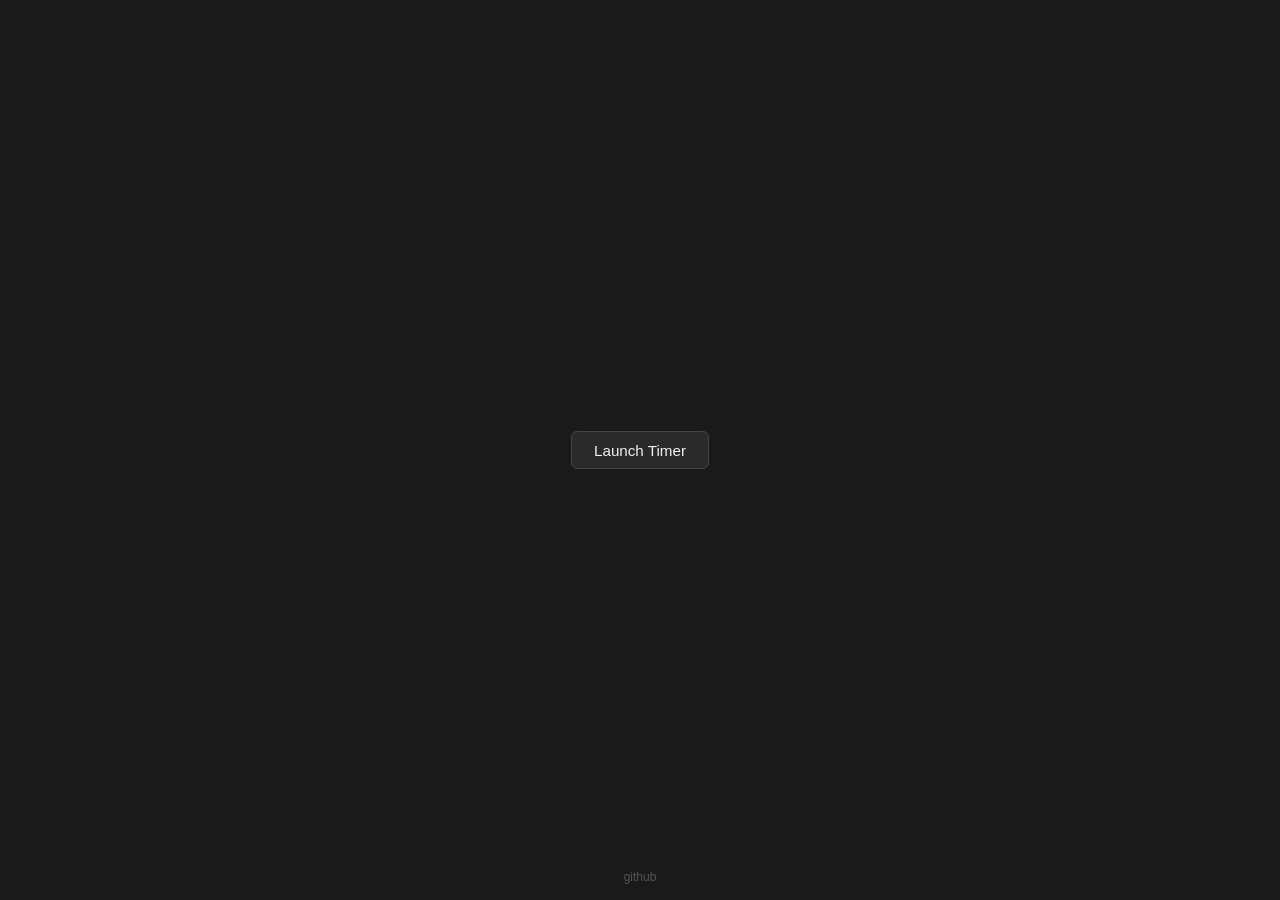
<file: index.html>
<!DOCTYPE html>
<html lang="en">
<head>
  <meta charset="UTF-8">
  <meta name="viewport" content="width=device-width, initial-scale=1.0">
  <meta name="theme-color" content="#c0392b">
  <title>pt</title>
  <link rel="stylesheet" href="style.css">
  <link rel="icon" href="icon-192.png" type="image/png">
</head>
<body>
  <div id="app">
    <button id="btn-launch">Launch Timer</button>
  </div>
  <a id="repo-link" href="https://github.com/jcrigby/pt">github</a>
  <script>
    document.getElementById('btn-launch').addEventListener('click', function () {
      var w = window.open('timer.html', 'pt', 'popup,width=300,height=420');
      if (!w || w.closed) {
        location.href = 'timer.html';
      }
    });
  </script>
</body>
</html>
</file>
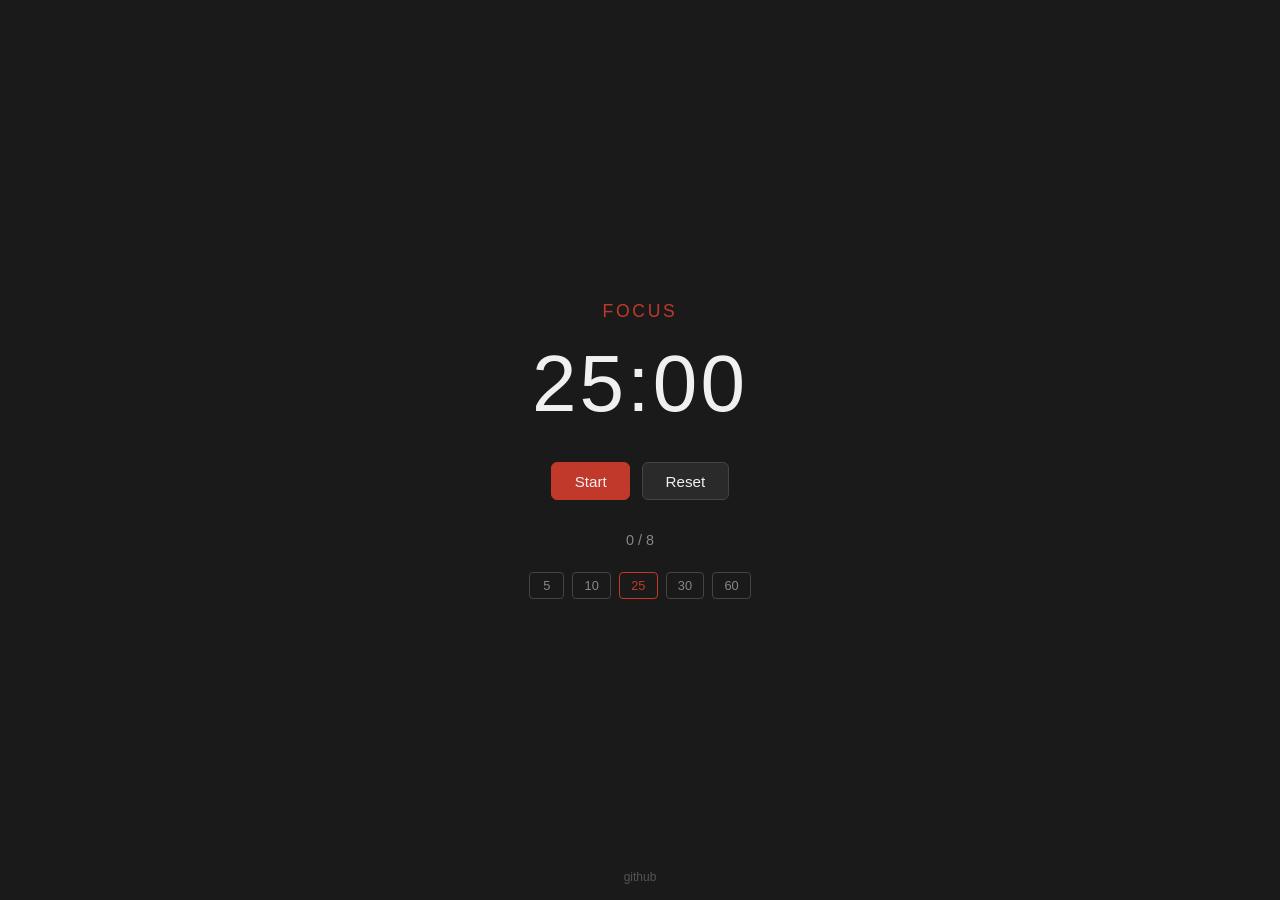
<file: timer.html>
<!DOCTYPE html>
<html lang="en">
<head>
  <meta charset="UTF-8">
  <meta name="viewport" content="width=device-width, initial-scale=1.0">
  <meta name="theme-color" content="#c0392b">
  <title>pt</title>
  <link rel="stylesheet" href="style.css">
  <link rel="manifest" href="manifest.json">
  <link rel="icon" href="icon-192.png" type="image/png">
</head>
<body>
  <div id="app">
    <div id="mode-label">Focus</div>
    <div id="timer">25:00</div>
    <div id="controls">
      <button id="btn-start">Start</button>
      <button id="btn-pause" hidden>Pause</button>
      <button id="btn-reset">Reset</button>
    </div>
    <div id="sessions">0 / 8</div>
    <div id="presets">
      <button class="preset" data-minutes="5">5</button>
      <button class="preset" data-minutes="10">10</button>
      <button class="preset active" data-minutes="25">25</button>
      <button class="preset" data-minutes="30">30</button>
      <button class="preset" data-minutes="60">60</button>
    </div>
  </div>
  <a id="repo-link" href="https://github.com/jcrigby/pt">github</a>
  <script src="app.js"></script>
</body>
</html>
</file>
<file: style.css>
* {
  margin: 0;
  padding: 0;
  box-sizing: border-box;
}

body {
  background: #1a1a1a;
  color: #f0f0f0;
  font-family: -apple-system, BlinkMacSystemFont, 'Segoe UI', Helvetica, Arial, sans-serif;
  display: flex;
  justify-content: center;
  align-items: center;
  height: 100vh;
  user-select: none;
}

#app {
  text-align: center;
  width: 260px;
}

#mode-label {
  font-size: 1.1rem;
  text-transform: uppercase;
  letter-spacing: 0.15em;
  color: #c0392b;
  margin-bottom: 1rem;
}

#timer {
  font-size: 5rem;
  font-weight: 200;
  font-variant-numeric: tabular-nums;
  letter-spacing: 0.04em;
  margin-bottom: 2rem;
}

#controls {
  display: flex;
  justify-content: center;
  gap: 0.75rem;
  margin-bottom: 2rem;
}

button {
  background: #2a2a2a;
  color: #f0f0f0;
  border: 1px solid #444;
  border-radius: 6px;
  padding: 0.6rem 1.4rem;
  font-size: 0.95rem;
  cursor: pointer;
  transition: background 0.15s;
}

button:hover {
  background: #383838;
}

button:active {
  background: #444;
}

#btn-start {
  background: #c0392b;
  border-color: #c0392b;
}

#btn-start:hover {
  background: #e74c3c;
  border-color: #e74c3c;
}

#sessions {
  font-size: 0.9rem;
  color: #888;
}

#presets {
  display: flex;
  justify-content: center;
  gap: 0.5rem;
  margin-top: 1.5rem;
}

.preset {
  background: transparent;
  border: 1px solid #444;
  color: #888;
  padding: 0.3rem 0.7rem;
  font-size: 0.8rem;
  border-radius: 4px;
  min-width: 2.2rem;
}

.preset:hover {
  color: #f0f0f0;
  border-color: #888;
  background: transparent;
}

.preset.active {
  color: #c0392b;
  border-color: #c0392b;
}

#repo-link {
  position: fixed;
  bottom: 1rem;
  left: 50%;
  transform: translateX(-50%);
  color: #555;
  font-size: 0.75rem;
  text-decoration: none;
}

#repo-link:hover {
  color: #888;
}
</file>
